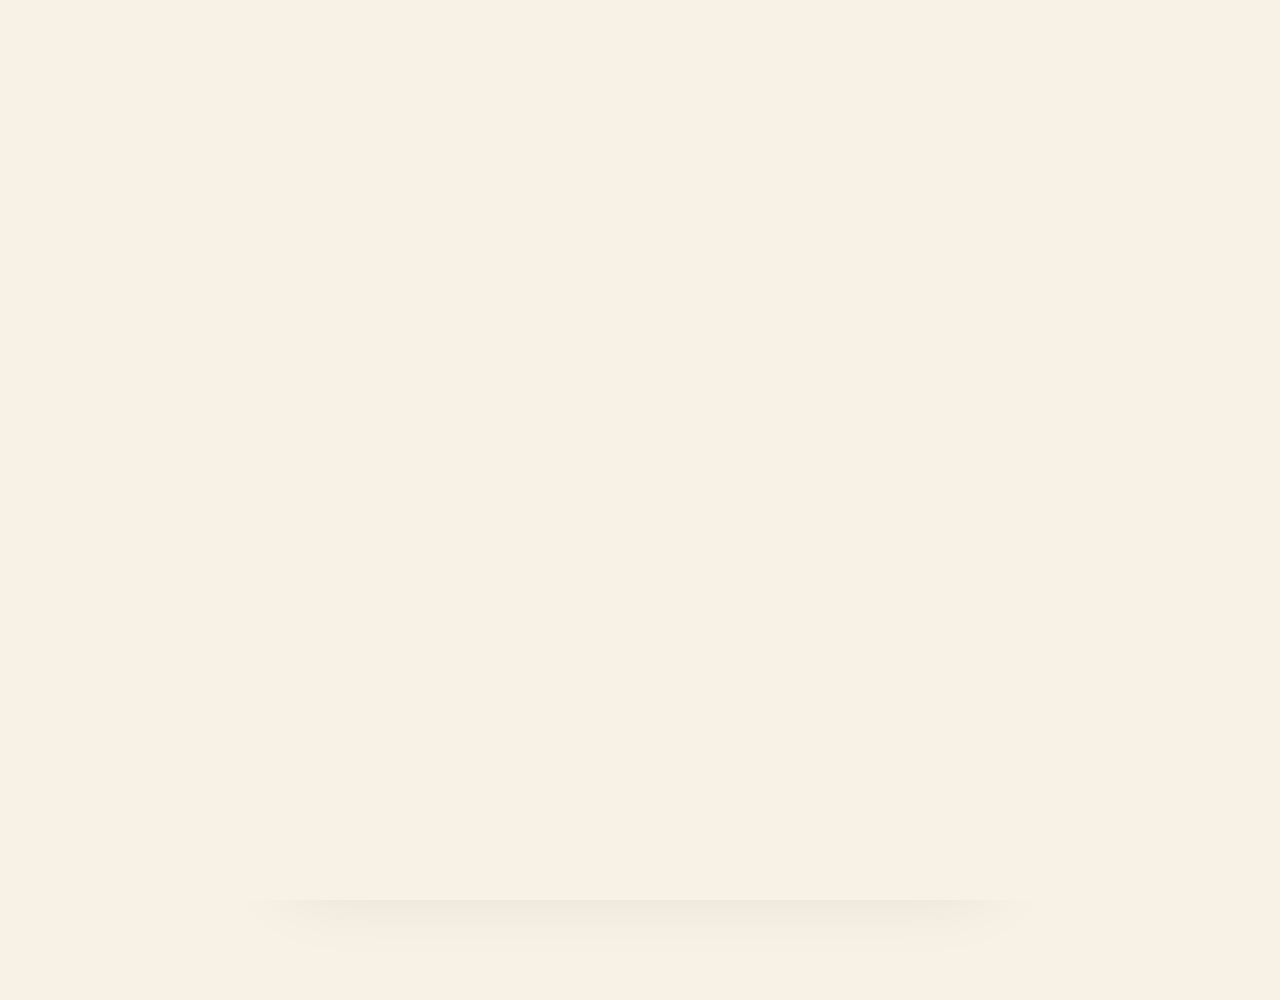
<file: docs/index.html>
<!DOCTYPE html>
<html lang="en" >
<head>
  <meta charset="UTF-8" />
  <meta name="viewport" content="width=device-width, initial-scale=1.0" />
  <meta name="color-scheme" content="light dark">
  <title>Shlok Gandhi</title>
    <!-- Theme sync script (runs immediately, prevents flash) -->
 <script>
(() => {
  const theme = window.matchMedia('(prefers-color-scheme: dark)').matches;

  if (theme) {
    document.documentElement.setAttribute('data-theme', 'dark');
  }
})();
</script>
  <link rel="stylesheet" href="./assets/index.css" />
</head> 

<body class="about-page">

  <!-- LOADER -->
  <div id="loader">
    <div class="loader-letters">
      <span class="loader-s">S</span>
      <span class="loader-g">G</span>
    </div>
  </div>

  <!-- Nav Bar -->
  <nav class ="navbar" id="navbar">
    <ul class="nav-list">
      <li id="nav-home">
        <a href="./" title="About Me">
          Shlok Gandhi</a>
      </li>
      <li id="nav-projects">
        <a href="projects/" title="Projects">Projects</a>
      </li>
      <li><button class="interactive-toggle" id="interactiveToggle" title="Toggle interactive background"
        aria-label="Toggle interactive mode">
        <span class="toggle-text">Interactive: ON</span>
      </button></li>
      <!-- THEME TOGGLE (always on top) -->
      <li class="theme-container">
        <button class="theme-toggle" id="themeToggle" title="Toggle theme" aria-label="Toggle theme">
          <svg class="icon-sun" viewBox="0 0 24 24" fill="none" stroke="currentColor" stroke-width="2" stroke-linecap="round" stroke-linejoin="round">
            <circle cx="12" cy="12" r="5"/>
            <line x1="12" y1="1" x2="12" y2="3"/><line x1="12" y1="21" x2="12" y2="23"/>
            <line x1="4.22" y1="4.22" x2="5.64" y2="5.64"/><line x1="18.36" y1="18.36" x2="19.78" y2="19.78"/>
            <line x1="1" y1="12" x2="3" y2="12"/><line x1="21" y1="12" x2="23" y2="12"/>
            <line x1="4.22" y1="19.78" x2="5.64" y2="18.36"/><line x1="18.36" y1="5.64" x2="19.78" y2="4.22"/>
          </svg>
          <svg class="icon-moon" viewBox="0 0 24 24" fill="none" stroke="currentColor" stroke-width="2" stroke-linecap="round" stroke-linejoin="round">
            <path d="M21 12.79A9 9 0 1 1 11.21 3 7 7 0 0 0 21 12.79z"/>
          </svg>
        </button>
        <button class="theme-info" id="themeInfo" aria-label="Theme information">
          <span class="info-icon">i</span>
          <div class="theme-tooltip">Uses System Default Appearance</div>
        </button>
      </li>
      <li id="nav-repo" class="nav-repo">
        <a href="https://github.com/shlokgandhi1/shlokgandhi.github.io" title="Repository" target="_blank" rel="noopener noreferrer">Site GitHub</a>
      </li>
    </ul>
  </nav>

  <!-- Main -->
  <main id="main">
    <canvas id="bgCanvas"></canvas>

  <!-- hero section -->
   <section class="hero">


    <div class="info-card">
          <article class="profile-card">

    <div class="profile-content">
      <div class="profile-img-wrap">
        <img src="./assets/shlok-img.png" width="200" height="200" alt="Shlok Gandhi" class="profile-img" />
      </div>

      <div class="profile-header">
        <h1 class="profile-name">Shlok Gandhi</h1>
        <p class="profile-role">Studying Computer Science | Aspiring Software Engineer</p>
      </div>
    </div>
      <h1>About Me</h1>
      <p class="profile-bio">
        Passionate about solving real-world problems through technology and innovation.
        Experienced in full-stack development, cloud infrastructure, and delivering
        reliable technical support.
      </p>

      <section class="tech-stack-section" aria-labelledby="tech-stack-title">
        <h2 id="tech-stack-title">Tech Stack</h2>
        <ul class="tech-stack-list">
          <li>GitHub Pages</li>
        </ul>
      </section>


      <blockquote class="quote">
        <p>"Success is not final; failure is not fatal: It is the courage to continue that counts."</p>
        <footer>- Winston S. Churchill</footer>
      </blockquote>
    </div>

      </article>
    </section>
  </main>


<footer class="dock" id="dock">
  <button type="button" class="dock-toggle" id="dockToggle" title="Click here to open the dock" 
  aria-controls="dockShelf" aria-expanded="false" aria-label="Toggle dock">Click to open dock</button>
    <div class="dock-shelf hidden" id="dockShelf">
    <p class="dock-copyright">&copy; 2026 Shlok Gandhi | Connect with me:</p>
    <div class="dock-item">
      <a href="https://linkedin.com/in/shlok-gandhi1" target="_blank" rel="noopener noreferrer" title="LinkedIn">
        <div class="dock-icon dock-icon--linkedin">
          <svg viewBox="0 0 24 24" fill="#fff" xmlns="http://www.w3.org/2000/svg">
            <path d="M20.447 20.452h-3.554v-5.569c0-1.328-.027-3.037-1.852-3.037-1.853 0-2.136 1.445-2.136 2.939v5.667H9.351V9h3.414v1.561h.046c.477-.9 1.637-1.85 3.37-1.85 3.601 0 4.267 2.37 4.267 5.455v6.286zM5.337 7.433c-1.144 0-2.063-.926-2.063-2.065 0-1.138.92-2.063 2.063-2.063 1.14 0 2.064.925 2.064 2.063 0 1.139-.925 2.065-2.064 2.065zm1.782 13.019H3.555V9h3.564v11.452zM22.225 0H1.771C.792 0 0 .774 0 1.729v20.542C0 23.227.792 24 1.771 24h20.451C23.2 24 24 23.227 24 22.271V1.729C24 .774 23.2 0 22.222 0h.003z"/>
          </svg>
        </div>
      </a>
    </div>

    <div class="dock-item">
      <a href="mailto:shlokgandhi2003@gmail.com" title="Email">
        <div class="dock-icon dock-icon--email">
          <svg viewBox="0 0 24 24" fill="#fff" xmlns="http://www.w3.org/2000/svg">
            <path d="M1.5 8.67v8.58a3 3 0 003 3h15a3 3 0 003-3V8.67l-8.928 5.493a3 3 0 01-3.144 0L1.5 8.67z"/>
            <path d="M22.5 6.908V6.75a3 3 0 00-3-3h-15a3 3 0 00-3 3v.158l9.714 5.978a1.5 1.5 0 001.572 0L22.5 6.908z"/>
          </svg>
        </div>
      </a>
    </div>

    <div class="dock-item">
      <a href="https://github.com/shlokgandhi1" target="_blank" rel="noopener noreferrer" title="GitHub">
        <div class="dock-icon dock-icon--github">
          <svg viewBox="0 0 24 24" fill="#000000" xmlns="http://www.w3.org/2000/svg">
            <path d="M12 0C5.374 0 0 5.373 0 12c0 5.302 3.438 9.8 8.207 11.387.599.111.793-.261.793-.577v-2.234c-3.338.726-4.033-1.416-4.033-1.416-.546-1.387-1.333-1.756-1.333-1.756-1.089-.745.083-.729.083-.729 1.205.084 1.839 1.237 1.839 1.237 1.07 1.834 2.807 1.304 3.492.997.107-.775.418-1.305.762-1.604-2.665-.305-5.467-1.334-5.467-5.931 0-1.311.469-2.381 1.236-3.221-.124-.303-.535-1.524.117-3.176 0 0 1.008-.322 3.301 1.23A11.509 11.509 0 0112 5.803c1.02.005 2.047.138 3.006.404 2.291-1.552 3.297-1.23 3.297-1.23.653 1.653.242 2.874.118 3.176.77.84 1.235 1.911 1.235 3.221 0 4.609-2.807 5.624-5.479 5.921.43.372.823 1.102.823 2.222v3.293c0 .319.192.694.801.576C20.566 21.797 24 17.3 24 12c0-6.627-5.373-12-12-12z"/>
          </svg>
        </div>
      </a>
    </div>
  </div>

  <script src="./assets/scripts.js"></script>
</footer>
</body>
</html>
</file>
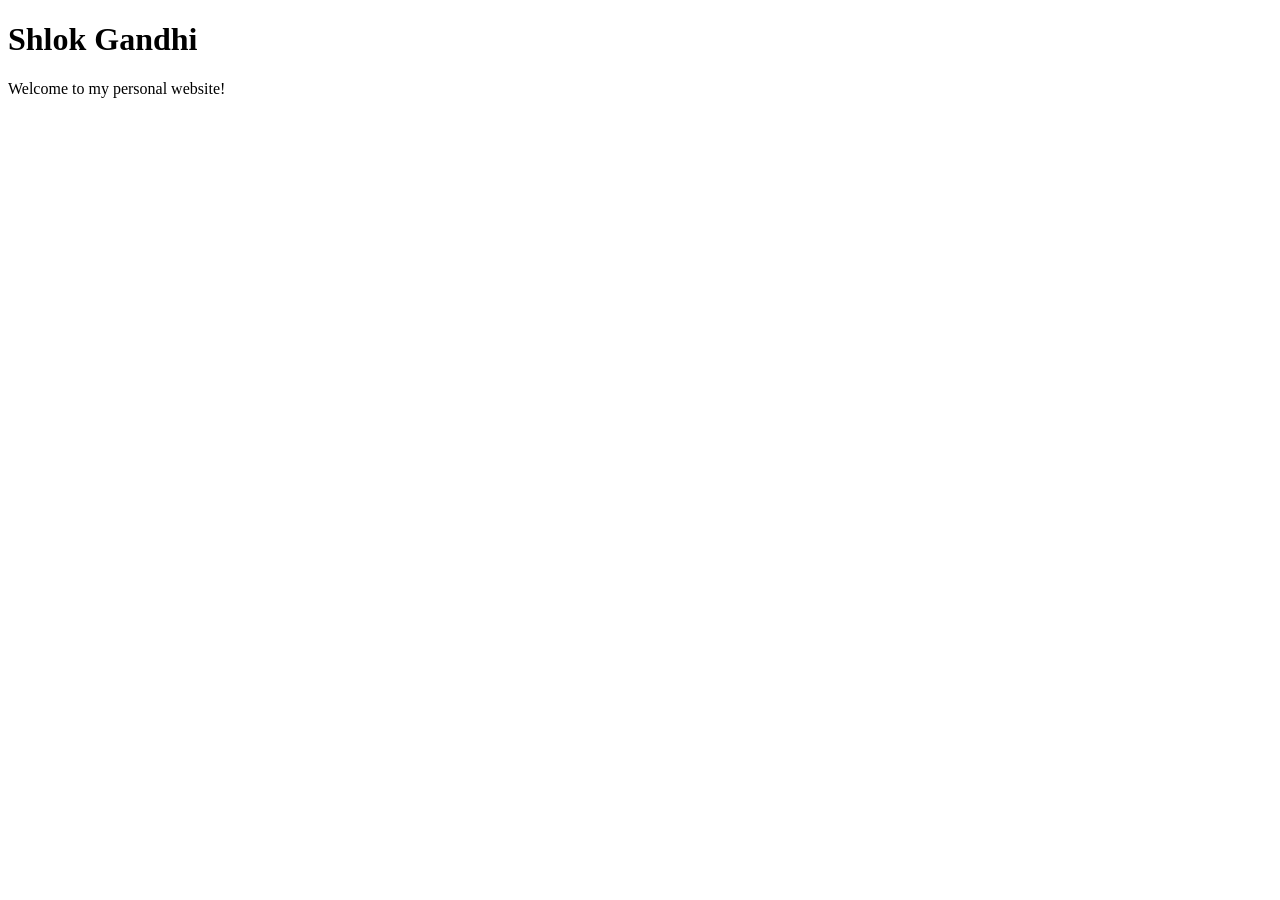
<file: my-site/index.html>
<!DOCTYPE html>
<html lang="en" data-theme="dark">
<head>
  <meta charset="UTF-8" />
  <meta name="viewport" content="width=device-width, initial-scale=1.0" />
  <title>Shlok Gandhi</title>
</head> 

<body>
  <h1>Shlok Gandhi</h1>
  <p>Welcome to my personal website!</p>
</body>
</html>
</file>
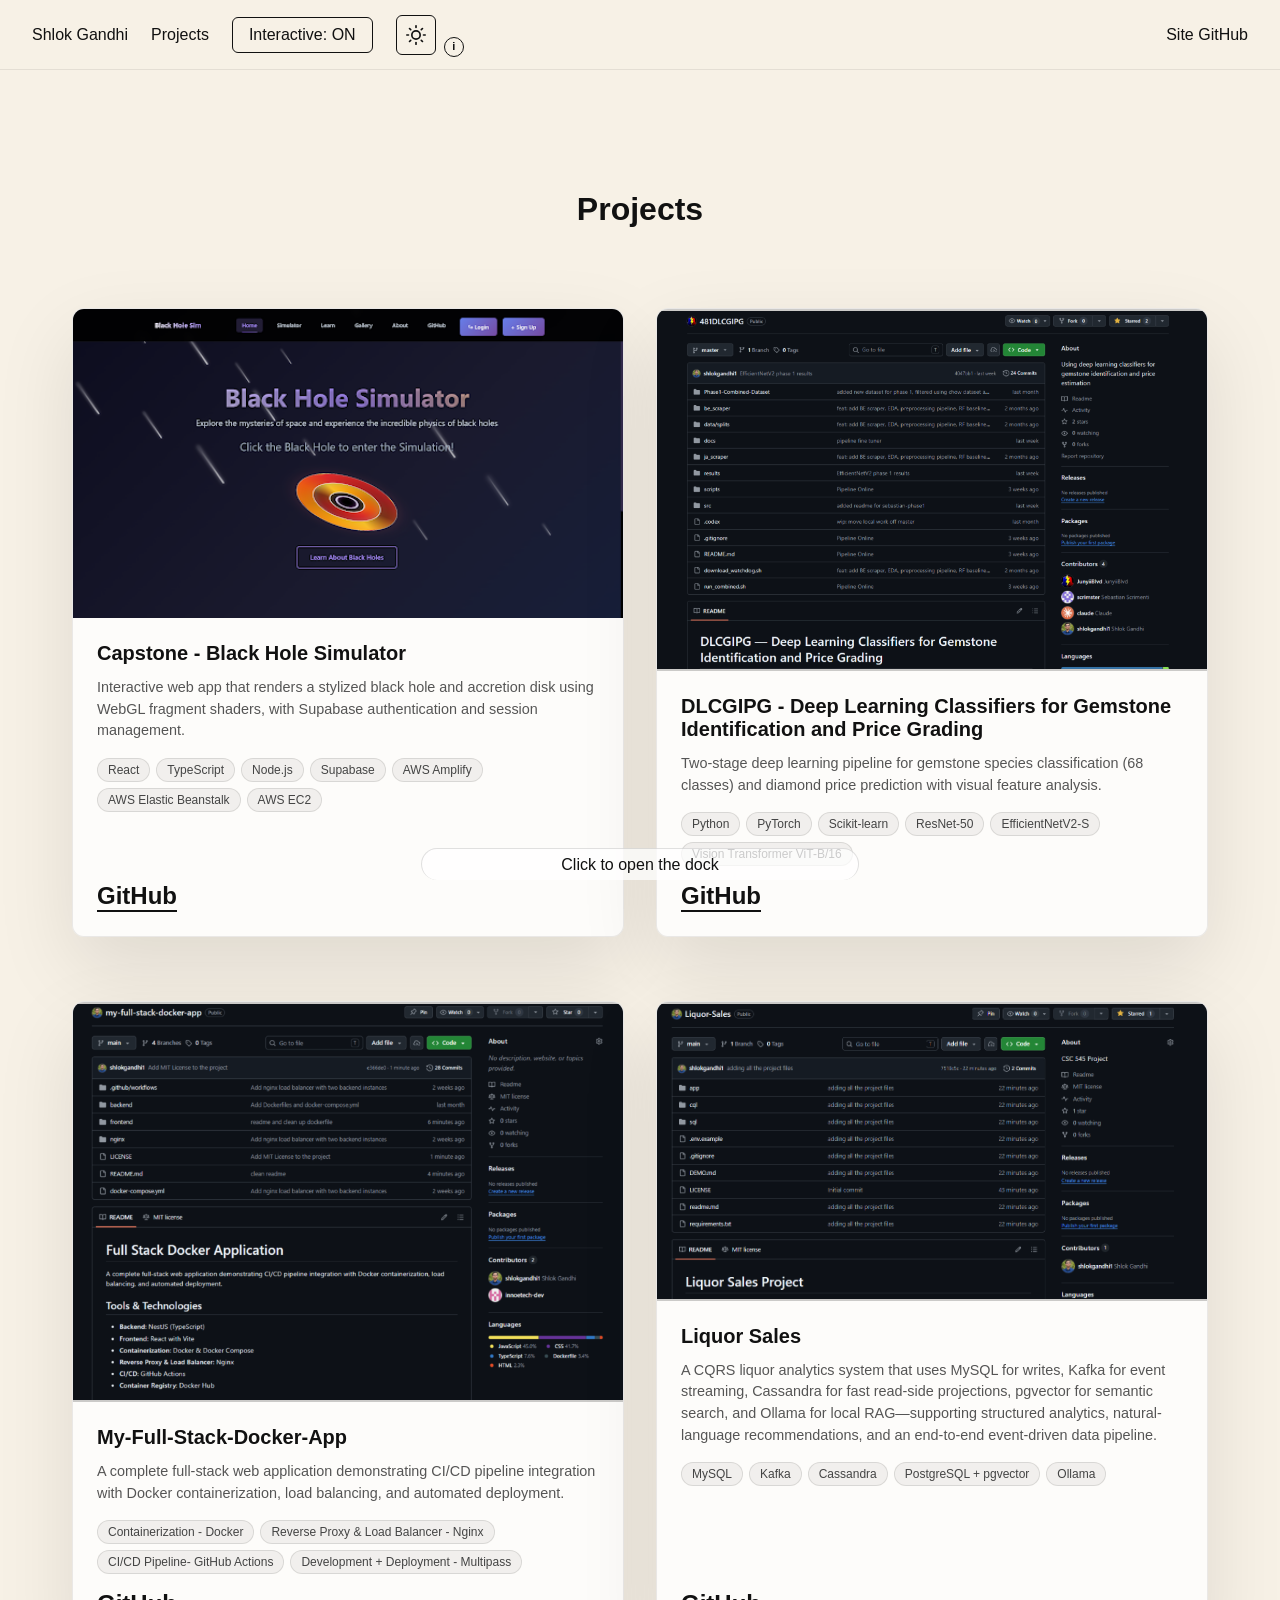
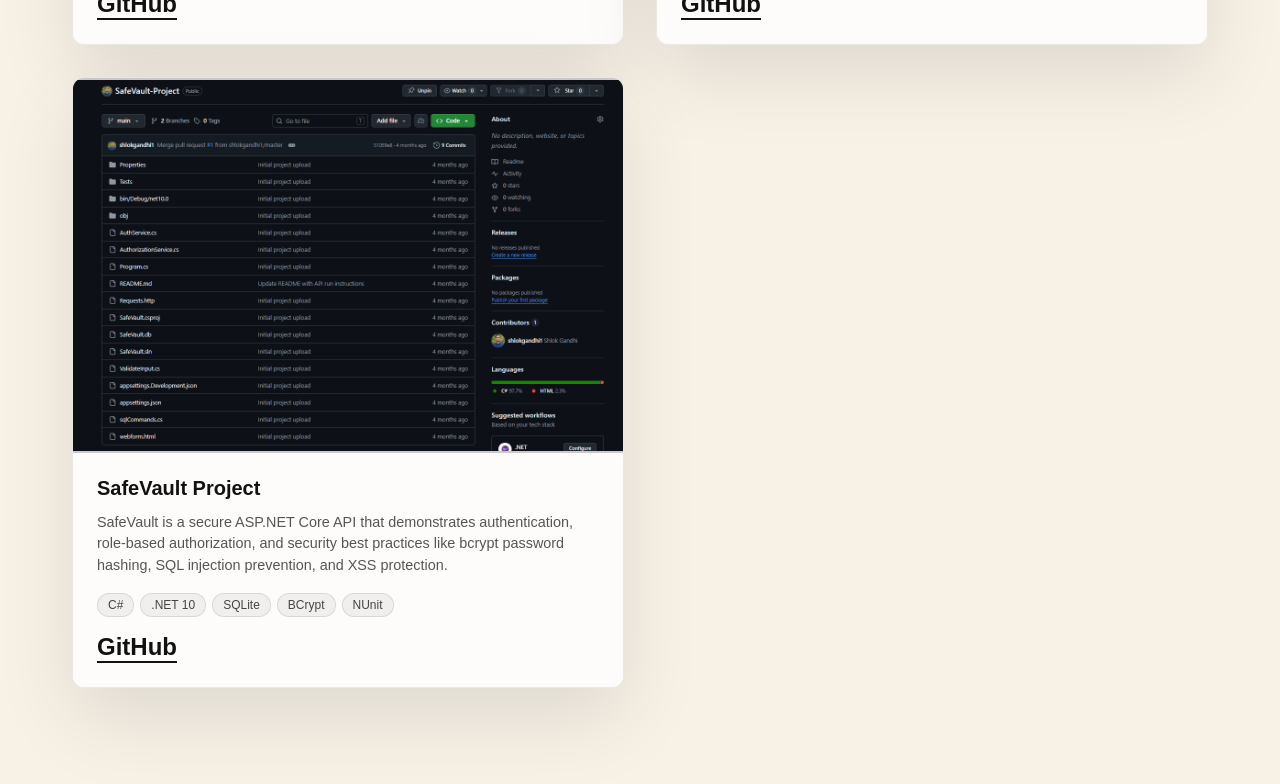
<file: docs/projects/index.html>
<!DOCTYPE html>
<html lang="en">
<head>
  <meta charset="UTF-8" />
  <meta name="viewport" content="width=device-width, initial-scale=1.0" />
  <meta name="color-scheme" content="light dark">
  <title>Shlok Gandhi</title>
    <!-- Theme sync script (runs immediately, prevents flash) -->
  <script>
  (() => {
    const theme = window.matchMedia('(prefers-color-scheme: dark)').matches;

    if (theme) {
      document.documentElement.setAttribute('data-theme', 'dark');
    }
  })();
  </script>
  <link rel="stylesheet" href="../assets/index.css" />
</head>

<body>

  <!-- LOADER -->
  <div id="loader">
    <div class="loader-letters">
      <span class="loader-s">S</span>
      <span class="loader-g">G</span>
    </div>
  </div>

  <!-- Nav Bar -->
  <nav class ="navbar" id="navbar">
    <ul class="nav-list">
      <li id="nav-home">
        <a href="../" title="About Me">
          Shlok Gandhi</a>
      </li>
      <li id="nav-projects">
        <a href="./" title="Projects">Projects</a>
      </li>
      <li><button class="interactive-toggle" id="interactiveToggle" title="Toggle interactive background"
        aria-label="Toggle interactive mode">
        <span class="toggle-text">Interactive: ON</span>
      </button></li>
<!-- THEME TOGGLE (always on top) -->
      <li class="theme-container">
        <button class="theme-toggle" id="themeToggle" title="Toggle theme" aria-label="Toggle theme">
          <svg class="icon-sun" viewBox="0 0 24 24" fill="none" stroke="currentColor" stroke-width="2" stroke-linecap="round" stroke-linejoin="round">
            <circle cx="12" cy="12" r="5"/>
            <line x1="12" y1="1" x2="12" y2="3"/><line x1="12" y1="21" x2="12" y2="23"/>
            <line x1="4.22" y1="4.22" x2="5.64" y2="5.64"/><line x1="18.36" y1="18.36" x2="19.78" y2="19.78"/>
            <line x1="1" y1="12" x2="3" y2="12"/><line x1="21" y1="12" x2="23" y2="12"/>
            <line x1="4.22" y1="19.78" x2="5.64" y2="18.36"/><line x1="18.36" y1="5.64" x2="19.78" y2="4.22"/>
          </svg>
          <svg class="icon-moon" viewBox="0 0 24 24" fill="none" stroke="currentColor" stroke-width="2" stroke-linecap="round" stroke-linejoin="round">
            <path d="M21 12.79A9 9 0 1 1 11.21 3 7 7 0 0 0 21 12.79z"/>
          </svg>
        </button>
        <button class="theme-info" id="themeInfo" aria-label="Theme information">
          <span class="info-icon">i</span>
          <div class="theme-tooltip">Uses System Default Appearance</div>
        </button>
      </li>
      <li id="nav-repo" class="nav-repo">
        <a href="https://github.com/shlokgandhi1/shlokgandhi.github.io" title="Site Repository" target="_blank" rel="noopener noreferrer">Site GitHub</a>
      </li>
    </ul>
  </nav>

  <!-- Main -->
  <main id="main">
    <canvas id="bgCanvas"></canvas>

    <!-- Projects Section -->
    <section class="projects-section">
      <h2>Projects</h2>
      <div class="projects-grid">
        <!-- Project Card 1 -->
        <article class="project-card">
          <div class="project-image">
            <img src="../assets/black-hole-sim.png" alt="Black Hole Simulator image" />
          </div>
          <div class="project-content">
            <h3>Capstone - Black Hole Simulator</h3>
            <p class="project-summary">
              Interactive web app that renders a stylized black hole and accretion disk using WebGL fragment shaders, with Supabase authentication and session management.
            </p>
            <div class="project-tools">
              <span>React</span>
              <span>TypeScript</span>
              <span>Node.js</span>
              <span>Supabase</span>
              <span>AWS Amplify</span>
              <span>AWS Elastic Beanstalk</span>
              <span>AWS EC2</span>
            </div>
            <a href="https://github.com/Adrian1131/blackhole-sim-v2" target="_blank" rel="noopener noreferrer" class="project-link"><strong>GitHub</strong></a>
          </div>
        </article>

        <!-- Project Card 2 -->
        <article class="project-card">
          <div class="project-image2">
            <img src="../assets/DLCGIPG.png" alt="Diamond Assorter Project GitHub image" />
          </div>
          <div class="project-content">
            <h3>DLCGIPG - Deep Learning Classifiers for Gemstone Identification and Price Grading</h3>
            <p class="project-summary">
              Two-stage deep learning pipeline for gemstone species classification (68 classes) and diamond price prediction with visual feature analysis.
            </p>
            <div class="project-tools">
              <span>Python</span>
              <span>PyTorch</span>
              <span>Scikit-learn</span>
              <span>ResNet-50</span>
              <span>EfficientNetV2-S</span>
              <span>Vision Transformer ViT-B/16</span>
            </div>
            <a href="https://github.com/JunyiiBlvd/481DLCGIPG" target="_blank" rel="noopener noreferrer" class="project-link"><strong>GitHub</strong></a>
          </div>
        </article>
      </div>

      <!-- Boilerplate Cards -->
      <div class="projects-grid">
        <!-- Project Card 3 -->
        <article class="project-card">
          <div class="project-image3">
            <img src="../assets/My-Full-Stack-Docker-App.png" alt="full stack docker app GitHub image" />
          </div>
          <div class="project-content">
            <h3>My-Full-Stack-Docker-App</h3>
            <p class="project-summary">
              A complete full-stack web application demonstrating CI/CD pipeline integration with Docker containerization, load balancing, and automated deployment.
            </p>
            <div class="project-tools">
              <span>Containerization - Docker</span>
              <span>Reverse Proxy & Load Balancer - Nginx</span>
              <span>CI/CD Pipeline- GitHub Actions</span>
              <span>Development + Deployment - Multipass</span>
            </div>
            <a href="https://github.com/shlokgandhi1/my-full-stack-docker-app" target="_blank" rel="noopener noreferrer" class="project-link"><strong>GitHub</strong></a>
          </div>
        </article>

        <!-- Project Card 4 -->
        <article class="project-card">
          <div class="project-image4">
            <img src="../assets/liquor-sales-project.png" alt="liquor sales project GitHub image" />
          </div>
          <div class="project-content">
            <h3>Liquor Sales</h3>
            <p class="project-summary">
             A CQRS liquor analytics system that uses MySQL for writes, Kafka for event streaming, Cassandra for fast read-side projections, 
             pgvector for semantic search, and Ollama for local RAG—supporting structured analytics, 
             natural-language recommendations, and an end-to-end event-driven data pipeline.
            </p>
            <div class="project-tools">
              <span>MySQL</span>
              <span>Kafka</span>
              <span>Cassandra</span>
              <span>PostgreSQL + pgvector</span>
              <span>Ollama</span>
            </div>
            <a href="https://github.com/shlokgandhi1/Liquor-Sales" target="_blank" rel="noopener noreferrer" class="project-link"><strong>GitHub</strong></a>
          </div>
        </article>

        <!-- Project Card 5 -->
        <article class="project-card">
          <div class="project-image5">
            <img src="../assets/safevault-project.png" alt="C# SafeVault Project GitHub image" />
          </div>
          <div class="project-content">
            <h3>SafeVault Project</h3>
            <p class="project-summary">
             SafeVault is a secure ASP.NET Core API that demonstrates authentication, role-based authorization, and security best practices like bcrypt password hashing, SQL injection prevention, and XSS protection.
            </p>
            <div class="project-tools">
              <span>C#</span>
              <span>.NET 10</span>
              <span>SQLite</span>
              <span>BCrypt</span>
              <span>NUnit</span>
            </div>
            <a href="https://github.com/shlokgandhi1/SafeVault-Project" target="_blank" rel="noopener noreferrer" class="project-link"><strong>GitHub</strong></a>
          </div>
        </article>
      </div>
    </section>

  </main>

  <footer class="dock" id="dock">
    <button type="button" class="dock-toggle" id="dockToggle" title="Click here to open the dock" 
  aria-controls="dockShelf" aria-expanded="false" aria-label="Toggle dock">Click to open dock</button>
    <div class="dock-shelf hidden" id="dockShelf">
      <p class="dock-copyright">&copy; 2026 Shlok Gandhi | Connect with me:</p>
      <div class="dock-item">
        <a href="https://linkedin.com/in/shlok-gandhi1" target="_blank" rel="noopener noreferrer" title="LinkedIn">
          <div class="dock-icon dock-icon--linkedin">
            <svg viewBox="0 0 24 24" fill="#fff" xmlns="http://www.w3.org/2000/svg">
              <path d="M20.447 20.452h-3.554v-5.569c0-1.328-.027-3.037-1.852-3.037-1.853 0-2.136 1.445-2.136 2.939v5.667H9.351V9h3.414v1.561h.046c.477-.9 1.637-1.85 3.37-1.85 3.601 0 4.267 2.37 4.267 5.455v6.286zM5.337 7.433c-1.144 0-2.063-.926-2.063-2.065 0-1.138.92-2.063 2.063-2.063 1.14 0 2.064.925 2.064 2.063 0 1.139-.925 2.065-2.064 2.065zm1.782 13.019H3.555V9h3.564v11.452zM22.225 0H1.771C.792 0 0 .774 0 1.729v20.542C0 23.227.792 24 1.771 24h20.451C23.2 24 24 23.227 24 22.271V1.729C24 .774 23.2 0 22.222 0h.003z"/>
            </svg>
          </div>
        </a>
      </div>

      <div class="dock-item">
        <a href="mailto:shlokgandhi2003@gmail.com" title="Email">
          <div class="dock-icon dock-icon--email">
            <svg viewBox="0 0 24 24" fill="#fff" xmlns="http://www.w3.org/2000/svg">
              <path d="M1.5 8.67v8.58a3 3 0 003 3h15a3 3 0 003-3V8.67l-8.928 5.493a3 3 0 01-3.144 0L1.5 8.67z"/>
              <path d="M22.5 6.908V6.75a3 3 0 00-3-3h-15a3 3 0 00-3 3v.158l9.714 5.978a1.5 1.5 0 001.572 0L22.5 6.908z"/>
            </svg>
          </div>
        </a>
      </div>

      <div class="dock-item">
        <a href="https://github.com/shlokgandhi1" target="_blank" rel="noopener noreferrer" title="GitHub">
          <div class="dock-icon dock-icon--github">
            <svg viewBox="0 0 24 24" fill="#000000" xmlns="http://www.w3.org/2000/svg">
              <path d="M12 0C5.374 0 0 5.373 0 12c0 5.302 3.438 9.8 8.207 11.387.599.111.793-.261.793-.577v-2.234c-3.338.726-4.033-1.416-4.033-1.416-.546-1.387-1.333-1.756-1.333-1.756-1.089-.745.083-.729.083-.729 1.205.084 1.839 1.237 1.839 1.237 1.07 1.834 2.807 1.304 3.492.997.107-.775.418-1.305.762-1.604-2.665-.305-5.467-1.334-5.467-5.931 0-1.311.469-2.381 1.236-3.221-.124-.303-.535-1.524.117-3.176 0 0 1.008-.322 3.301 1.23A11.509 11.509 0 0112 5.803c1.02.005 2.047.138 3.006.404 2.291-1.552 3.297-1.23 3.297-1.23.653 1.653.242 2.874.118 3.176.77.84 1.235 1.911 1.235 3.221 0 4.609-2.807 5.624-5.479 5.921.43.372.823 1.102.823 2.222v3.293c0 .319.192.694.801.576C20.566 21.797 24 17.3 24 12c0-6.627-5.373-12-12-12z"/>
            </svg>
          </div>
        </a>
      </div>
    </div>

    <script src="../assets/scripts.js"></script>
  </footer>
</body>
</html>
</file>
<file: docs/assets/index.css>
:root {
  color-scheme: light;
  --canvas-text-color: rgba(0, 0, 0, 0.5);
  --canvas-glow-color: rgba(0, 0, 0, 0.3);
  --bg:             #F7F1E6;
  --text:           #111111;
  --sub:            #555555;
  --card-bg:        rgba(255, 255, 255, 0.78);
  --card-border:    rgba(0, 0, 0, 0.08);
  --tag-bg:         rgba(0, 0, 0, 0.05);
  --tag-border:     rgba(0, 0, 0, 0.1);
  --tag-text:       #444444;
  --dock-bg:        rgba(255, 255, 255, 0.72);
  --dock-border:    rgba(0, 0, 0, 0.12);
  --toggle-bg:      #F7F1E6;
  --shadow-card:    0 30px 80px rgba(0, 0, 0, 0.1);
  --shadow-dock:    0 8px 36px rgba(0, 0, 0, 0.1);
  --ring:           rgba(0, 0, 0, 0.12);
  --font:           'Inter', -apple-system, BlinkMacSystemFont, 'Segoe UI', sans-serif;
}

[data-theme="dark"] {
  color-scheme: dark;
  --canvas-text-color: rgba(255, 255, 255, 0.7);
  --canvas-glow-color: #E8DFD0;
  --bg:             #0d0d0d;
  --text:           #f0f0f0;
  --sub:            #e0e0e0;
  --card-bg:        rgba(18, 18, 18, 0.85);
  --card-border:    rgba(255, 255, 255, 0.08);
  --tag-bg:         rgba(255, 255, 255, 0.06);
  --tag-border:     rgba(255, 255, 255, 0.1);
  --tag-text:       #ffffff;
  --dock-bg:        rgba(26, 26, 26, 0.72);
  --dock-border:    rgba(255, 255, 255, 0.1);
  --toggle-bg:      rgba(26, 26, 26, 0.72);
  --shadow-card:    0 30px 80px rgba(0, 0, 0, 0.55);
  --shadow-dock:    0 8px 36px rgba(0, 0, 0, 0.4);
  --ring:           rgba(255, 255, 255, 0.14);
  --font:           'Inter', -apple-system, BlinkMacSystemFont, 'Segoe UI', sans-serif;
}

* {
  box-sizing: border-box;
}

html {
  height: 100%;
  scroll-behavior: smooth;
}

body{
  margin: 0;
  min-height: 100vh;
  font-family: var(--font);
  background-color: var(--bg);
  color: var(--text);
  transition: background-color 0.45s ease, color 0.45s ease;
}

/* canvas */
#bgCanvas {
  position: fixed;
  top: 0;
  left: 0;
  width: 100%;
  height: 100%;
  pointer-events: none;
  z-index: 0;
}

main {
  width: 100%;
  margin-top: 100px;
  position: relative;
  z-index: 10;
}

/* loader */
#loader {
  position: fixed; 
  inset: 0;
  z-index: 9999;
  background: #F7F1E6;
  display: flex;
  align-items: center;
  justify-content: center;
  overflow: hidden;
}

[data-theme="dark"] #loader {
  background: #0d0d0d;
}

.loader-letters {
  display: flex;
  align-items: center;
  gap: 20px;
}

.loader-s,
.loader-g {
  font-family: var(--font);
  font-weight: 550;
  font-size: clamp(80px, 14vw, 150px);
  line-height: 1;
  color: #111111;
  display: block;
  will-change: transform, opacity;
  letter-spacing: -0.02em;
}

[data-theme="dark"] .loader-s,
[data-theme="dark"] .loader-g {
  color: #f0f0f0;  /* Light text in dark mode */
}

/* Start off-screen, slide in */
.loader-s { transform: translateX(-100vw); 
  animation: slideS 0.75s cubic-bezier(0.22, 1, 0.36, 1) 0.15s forwards;
 }

.loader-g { 
  transform: translateX( 100vw); 
  animation: slideG 0.75s cubic-bezier(0.22, 1, 0.36, 1) 0.15s forwards; 
}

@keyframes slideS { to { transform: translateX(-5px); } }
@keyframes slideG { to { transform: translateX( 5px); } }

/* Exit: scale to oblivion */
.loader-letters.exiting .loader-s { animation: exitS 0.55s cubic-bezier(0.55, 0, 1, 0.45) forwards; }
.loader-letters.exiting .loader-g { animation: exitG 0.55s cubic-bezier(0.55, 0, 1, 0.45) forwards; }

@keyframes exitS {
  0%   { transform: translateX(-5px) scale(1);  opacity: 1; }
  100% { transform: translateX(-5px) scale(28); opacity: 0; }
}
@keyframes exitG {
  0%   { transform: translateX(5px) scale(1);  opacity: 1; }
  100% { transform: translateX(5px) scale(28); opacity: 0; }
}

#loader.dissolve { animation: loaderFade 0.45s ease forwards; }
@keyframes loaderFade { to { opacity: 0; } }

/* navbar */
.navbar {
  position: fixed;
  top: 0;
  left: 0;
  right: 0;
  height: 70px;
  z-index: 500;
  background: var(--bg);
  border-bottom: 1px solid var(--card-border);
  padding: 0 clamp(1rem, 3vw, 2rem);
  display: flex;
  justify-content: space-between;
  align-items: center;
}

[data-theme="dark"] .navbar {
  background: rgba(13, 13, 13, 0.9);
}

.nav-list {
  list-style: none;
  margin: 0;
  padding: 0;
  display: flex;
  flex-wrap: wrap;
  gap: clamp(0.75rem, 1.8vw, 2rem);
  align-items: center;
  width: 100%;
}

.nav-list li {
  flex: 0 0 auto;
}


.nav-list a {
  text-decoration: none;
  color: var(--text);
  font-weight: 500;
  font-size: clamp(0.9rem, 0.85rem + 0.35vw, 1rem);
  transition: color 0.3s ease, text-shadow 0.3s ease;
  position: relative;
}

.nav-list a::after {
  content: '';
  position: absolute;
  bottom: -4px;
  left: 0;
  width: 0;
  height: 2px;
  background: var(--canvas-glow-color);
  transition: width 0.3s ease;
}

.nav-list a:hover::after {
  width: 100%;
}

.nav-list a.active {
  color: var(--canvas-glow-color);
}

[data-theme="dark"] .nav-list a::after, .nav-list a:hover::after, .nav-list a.active {
  color: var(--text);
}

.nav-repo {
  margin-left: auto;
}

.interactive-toggle {
  background: none;
  color: inherit;
  font: inherit;
  border: 1px solid var(--text);
  padding: 0.5rem 1rem;
  border-radius: 6px;
  cursor: pointer;
  transition: border-color 0.1s ease;
}

[data-theme="dark"] .interactive-toggle:hover {
  border-color: var(--canvas-glow-color);
  color: var(--canvas-glow-color);
  box-shadow: 0 0 12px rgba(0, 0, 0, 0.2);
}

[data-theme="light"] .interactive-toggle:hover {
  border-color: var(--text);
  color: var(--text);
  box-shadow: 0 0 12px rgba(255, 255, 255, 0.2);
}

.interactive-toggle.active {
  background: rgba(100, 200, 255, 0.1);
  border-color: var(--canvas-glow-color);
}

.theme-toggle {
  background: none;
  border: 1px solid var(--text);
  color: var(--text);
  width: 40px;
  height: 40px;
  border-radius: 6px;
  cursor: pointer;
  display: flex;
  align-items: center;
  justify-content: center;
  transition: all 0.3s ease;
  padding: 0;
}

/* for light mode */
.theme-toggle:hover {
  border-color: var(--canvas-glow-color);
  box-shadow: 0 0 12px rgba(255, 255, 255, 0.2);
}

[data-theme="dark"] .theme-toggle:hover {
  border-color: var(--canvas-glow-color);
  color: var(--canvas-glow-color);
  box-shadow: 0 0 12px rgba(0, 0, 0, 0.2);
}

.theme-toggle svg {
  width: 20px;
  height: 20px;
}

.icon-sun {
  display: block;
}

.icon-moon {
  display: none;
}

[data-theme="dark"] .icon-sun {
  display: none;
}

[data-theme="dark"] .icon-moon {
  display: block;
}

.theme-container {
  position: relative;
  display: flex;
  align-items: center;
  gap: 0.5rem;
  flex-shrink: 0;
}

.theme-info {
  background: none;
  border: 1px solid var(--text);
  color: var(--text);
  width: 20px;
  height: 20px;
  border-radius: 50%;
  cursor: pointer;
  display: flex;
  align-items: center;
  justify-content: center;
  transition: all 0.3s ease;
  padding: 0;
  font-size: 11px;
  font-weight: 600;
  line-height: 1;
  position: relative;
  margin-top: 1.5rem;
}

.theme-info:hover {
  border-color: var(--canvas-glow-color);
  box-shadow: 0 0 12px rgba(255, 255, 255, 0.2);
}

[data-theme="dark"] .theme-info:hover {
  border-color: var(--canvas-glow-color);
  color: var(--canvas-glow-color);
  box-shadow: 0 0 12px rgba(0, 0, 0, 0.2);
}

.info-icon {
  display: inline-block;
}

.theme-tooltip {
  position: absolute;
  bottom: 100%;
  left: 50%;
  transform: translateX(8%) translateY(99%);
  background: var(--text);
  color: var(--bg);
  padding: 0.5rem 0.75rem;
  border-radius: 4px;
  font-size: 12px;
  font-weight: 500;
  white-space: nowrap;
  pointer-events: none;
  opacity: 0;
  transition: opacity 0.3s ease;
  margin-bottom: 0.5rem;
  z-index: 1000;
}

.theme-info.active .theme-tooltip {
  opacity: 1;
}

.theme-tooltip::after {
  content: '';
  border: 4px solid transparent;
  border-top-color: var(--text);
}

/* Hero Section */
.hero {
  display: flex;
  justify-content: center;
  align-items: center;
  min-height: calc(100vh - 100px);
  padding: 2rem;
  z-index: 10;
}

.info-card{
  width: 100%;
  max-width: 700px;
  background: var(--card-bg);
  border: 1px solid var(--card-border);
  border-radius: 16px;
  padding: 3rem;
  z-index: 10; 
  box-shadow: var(--shadow-card);
}

.profile-card {
  margin: 0;
}

.profile-content {
  display: flex;
  gap: 2rem;
  align-items: center;
  margin-bottom: 2rem;
}

.profile-img-wrap {
  flex-shrink: 0;
}

/* Profile & My image - round */
.profile-img {
    border-radius: 50%;
    border: 2px solid var(--card-border);
    object-fit: cover;
}

.profile-header {
  flex: 1;
}

.profile-name {
  margin: 0 0 0.5rem 0;
  font-size: 1.8rem;
  color: var(--text);
  font-weight: 700;
}

.profile-role {
  margin: 0;
  font-size: 1rem;
  color: var(--sub);
  font-weight: 500;
}

.profile-bio {
  color: var(--sub);
  line-height: 1.6;
  margin: 1rem 0;
}

.tech-stack-section {
  margin-top: 1.5rem;
  padding-top: 1.25rem;
  border-top: 1px solid var(--card-border);
}

.tech-stack-section h2 {
  margin: 0 0 0.75rem 0;
  font-size: 1.15rem;
  color: var(--text);
  font-weight: 700;
}

.tech-stack-list {
  list-style: none;
  display: flex;
  flex-wrap: wrap;
  gap: 0.75rem;
  padding: 0;
  margin: 0;
}

.tech-stack-list li {
  padding: 0.45rem 0.9rem;
  border-radius: 999px;
  background: var(--tag-bg);
  border: 1px solid var(--tag-border);
  color: var(--tag-text);
  font-size: 0.92rem;
  font-weight: 600;
}

/* quote */
.quote {
  margin: 2rem 0 0 0;
  padding: 1.5rem;
  border-left: 3px solid var(--canvas-glow-color);
  background: rgba(100, 200, 255, 0.05);
  font-style: italic;
  border-radius: 6px;
}

.quote p {
  margin: 0 0 0.75rem 0;
  color: var(--text);
}

.quote footer {
  font-size: 0.9rem;
  color: var(--sub);
  font-style: normal;
}

/* Dock */
.dock {
  display: flex;
  flex-direction: column;
  position: fixed;
  bottom: 18px;
  left: 50%;
  transform: translateX(-50%);
  z-index: 100;
  opacity: 0;
  transition: opacity 0.6s ease, transform 0.6s cubic-bezier(0.22, 1, 0.36, 1);
}

body.loaded .dock {
  opacity: 1;
  transform: translateX(-50%) translateY(0);
}

.dock-toggle {
  width: 100%;
  height: 32px;
  background: var(--dock-bg);
  border-left: 1px solid var(--dock-border);
  border-right: 1px solid var(--dock-border);
  border-top: 1px solid var(--dock-border);
  border-bottom: none;
  border-radius: 22px 22px 0 0;
  cursor: grab;
  display: flex;
  align-items: center;
  justify-content: center;
  padding: 0;
  -webkit-appearance: none;
  appearance: none;
  font: inherit;
  color: inherit;
  transition: background-color 0.2s ease, border-radius 0.3s ease;
  flex-shrink: 0;
  box-sizing: border-box;
}

[data-theme="dark"] .dock-toggle:hover {
  background: rgba(26, 26, 26, 0.95);
}

.dock-toggle:hover {
  background: rgba(237, 230, 219, 0.95);
}

.dock-shelf {
  display: flex;
  flex-wrap: nowrap;
  align-items: center;
  justify-content: center;
  gap: 12px;
  background: var(--dock-bg);
  -webkit-backdrop-filter: blur(24px);
  backdrop-filter: blur(24px);
  border-left: 1px solid var(--dock-border);
  border-right: 1px solid var(--dock-border);
  border-bottom: 1px solid var(--dock-border);
  border-top: 1px solid var(--dock-border);
  border-radius: 0 0 22px 22px;
  padding: 12px 16px;
  box-shadow: var(--shadow-dock);
  transition: max-height 0.3s ease, opacity 0.3s ease, padding 0.3s ease, visibility 0.3s ease, overflow 0.3s ease;
  max-height: 200px;
  opacity: 1;
  visibility: visible;
  width: 100%;
  box-sizing: border-box;
  overflow: hidden;
}

.dock-shelf.hidden {
  max-height: 0;
  opacity: 0;
  padding: 0 16px;
  visibility: hidden;
  overflow: hidden;
}

.dock-item {
  position: relative;
  display: flex;
  flex-direction: column;
  align-items: center;
  justify-content: center;
  flex-shrink: 0;
  width: 36px;
  height: 36px;
}

.dock-item a {
  display: flex;
  align-items: center;
  justify-content: center;
  text-decoration: none;
  line-height: 0;
  width: 36px;
  height: 36px;
  padding: 0;
}

.dock-copyright {
  font-size: 0.9rem;
  color: var(--sub);
  margin: 0;
  padding: 0;
  white-space: nowrap;
  flex-shrink: 0;
}

.dock-icon {
  width: 36px; height: 36px;
  margin: 0;
  border-radius: 10px;
  display: flex;
  align-items: center;
  justify-content: center;
  cursor: pointer;
  transform-origin: bottom center;
  transition: transform 0.12s cubic-bezier(0.34, 1.56, 0.64, 1);
  will-change: transform;
  -webkit-font-smoothing: antialiased;
}

.dock-icon:hover {
  transform: scale(1.2) translateY(-4px);
}

/* Dock icon brand backgrounds */
.dock-icon--linkedin { background: #0A66C2; }
.dock-icon--email    { background: linear-gradient(145deg, #EA4335 0%, #c5221f 100%); }
[data-theme="dark"] .dock-icon--github {
  background: #ffffff;
}

[data-theme="dark"] .dock-icon--github svg {
  fill: #000000;
}

.dock-icon--github {
  background: #000000;
}

.dock-icon--github svg {
  fill: #ffffff;
}

.dock-icon svg {
  width: 58%; height: 58%;
  display: block;
  pointer-events: none;
}

/* Tooltip label above each dock icon */
.dock-label {
  position: absolute;
  bottom: calc(100% + 12px);
  left: 50%;
  transform: translateX(-50%);
  background: rgba(16, 16, 16, 0.9);
  color: #eeeeee;
  font-size: 0.68rem;
  font-weight: 500;
  padding: 4px 10px;
  border-radius: 8px;
  white-space: nowrap;
  opacity: 0;
  pointer-events: none;
  transition: opacity 0.15s ease;
  -webkit-backdrop-filter: blur(8px);
  backdrop-filter: blur(8px);
}

.dock-item:hover .dock-label {
  opacity: 1; 
  transition-delay: 0.1s;
}

/* projects section */
.projects-section {
  padding: 4rem 2rem;
  background: var(--bg);
}

.projects-section h2 {
  text-align: center;
  font-size: 2rem;
  margin-bottom: 3rem;
  color: var(--text);
}

.projects-grid {
  display: grid;
  grid-template-columns: repeat(2, 1fr);
  gap: 2rem;
  padding: 2rem;
  max-width: 1200px;
  margin: 0 auto;
}

.project-card {
  display: flex;
  flex-direction: column;
  background: var(--card-bg);
  border: 1px solid var(--card-border);
  border-radius: 12px;
  position: relative;
  z-index: 200;
  overflow: hidden;
  box-shadow: var(--shadow-card);
  transition: transform 0.3s ease, box-shadow 0.3s ease;
}

.project-card:hover {
  transform: translateY(-4px);
  box-shadow: 0 12px 24px rgba(0, 0, 0, 0.3);
}

.project-image {
  width: 100%;
  height: auto;
  aspect-ratio: 16 / 9;
  background: linear-gradient(135deg, var(--card-bg), rgba(255, 255, 255, 0.05));
  display: flex;
  align-items: center;
  justify-content: center;
  overflow: hidden;
}

.project-image img,
.project-image1 img,
.project-image2 img,
.project-image3 img,
.project-image4 img,
.project-image5 img {
  width: 100%;
  height: 100%;
  object-fit: contain;
  background-color: rgba(0, 0, 0, 0.2);
}

.project-content {
  padding: 1.5rem;
  display: flex;
  flex-direction: column;
  flex-grow: 1;
}

.project-content h3 {
  font-size: 1.25rem;
  margin: 0 0 0.75rem 0;
  color: var(--text);
}

.project-summary {
  font-size: 0.9rem;
  line-height: 1.5;
  color: var(--sub);
  margin: 0 0 1rem 0;
  flex-grow: 0;
}

.project-tools {
  display: flex;
  flex-wrap: wrap;
  gap: 6px;
  margin-bottom: 1rem;
}

.project-tools span {
  background: var(--tag-bg);
  border: 1px solid var(--tag-border);
  color: var(--tag-text);
  padding: 4px 10px;
  border-radius: 16px;
  font-size: 0.75rem;
  font-weight: 500;
}

.project-link {
  color: inherit;
  text-decoration: none;
  font-weight: 600;
  font-size: 1.5rem;
  border-bottom: 2px solid var(--text);
  display: inline-block;
  width: fit-content;
  margin-top: auto;
  transition: color 0.2s ease;
}

.project-link:hover {
  color: var(--sub);
}

/*
  Additional touch-device rules:
  Hide interactive toggle on touch-primary devices (phones/tablets)
*/

@media (hover: none) and (pointer: coarse) {
  .interactive-toggle {
    display: none !important;
  }
}

/* @media (any-pointer: coarse) {
  .interactive-toggle {
    display: none !important;
  }
} */

/* Responsive */
@media (max-width: 768px) {
  .navbar {
    padding: 0.6rem 0.85rem;
    min-height: 60px;
    height: auto;
  }

  .nav-list {
    gap: 0.65rem 0.9rem;
    justify-content: center;
  }

  .nav-list a {
    font-size: 0.86rem;
  }

  .theme-toggle {
    width: 36px;
    height: 36px;
  }

  .theme-info {
    margin-top: 1rem;
  }

  .theme-tooltip {
    font-size: 10px;
  }

  .info-card {
    padding: 2rem;
    margin: 2rem;
  }

  .profile-content {
    flex-direction: column;
    gap: 1rem;
    text-align: center;
  }

  .profile-img {
    width: 100px;
    height: 100px;
  }

  .profile-name {
    font-size: 1.5rem;
  }

  main {
    margin-top: 60px;
  }

  .hero {
    min-height: calc(100vh - 60px);
    padding: 1rem;
  }

  .interactive-toggle {
    display: none;
  }

  .projects-grid {
    grid-template-columns: 1fr;
    padding: 1rem;
    gap: 1.5rem;
    max-width: 100%;
  }

  .project-card {
    margin: 0 auto;
    max-width: 100%;
  }

   .dock {
    bottom: 10px;
    width: clamp(120px, calc(100vw - 16px), 350px);
  }
 
  .dock-toggle {
    height: 28px;
    border-radius: 18px 18px 0 0;
  }
 
  .dock-shelf {
    flex-wrap: wrap;
    gap: 8px;
    padding: 8px 10px;
    max-height: 160px;
    border-radius: 0 0 18px 18px;
  }
 
  .dock-shelf.hidden {
    padding: 0 10px;
    border-radius: 0 0 18px 18px;
  }
 
  .dock-copyright {
    display: block;
    flex: 1 0 100%;
    text-align: center;
    font-size: 0.8rem;
    line-height: 1.2;
    white-space: normal;
    overflow-wrap: anywhere;
    min-width: 0;
  }
 
  .dock-item {
    width: 30px;
    height: 30px;
  }
 
  .dock-item a,
  .dock-icon {
    width: 30px;
    height: 30px;
  }
 
  .dock-icon svg {
    width: 60%;
    height: 60%;
  }
}

@media (max-width: 640px) {
  .nav-list {
    gap: 0.5rem 0.75rem;
  }

  .nav-list a {
    font-size: 0.82rem;
  }
}

/* Extra safety for very small screens: force icons-only dock */
@media (max-width: 420px) {
  .navbar {
    padding: 0.5rem 0.65rem;
  }

  .nav-list {
    gap: 0.45rem 0.6rem;
  }

  .nav-list a {
    font-size: 0.76rem;
  }

  .theme-toggle {
    width: 34px;
    height: 34px;
  }

  .dock {
    width: clamp(110px, calc(100vw - 16px), 300px);
    bottom: 8px;
  }
 
  .dock-toggle {
    height: 26px;
    border-radius: 16px 16px 0 0;
  }
 
  .dock-shelf {
    max-height: 140px;
    padding: 7px 8px;
    border-radius: 0 0 16px 16px;
    gap: 6px;
  }
 
  .dock-shelf.hidden {
    padding: 0 8px;
    border-radius: 0 0 16px 16px;
  }
 
  .dock-item,
  .dock-item a,
  .dock-icon {
    width: 28px;
    height: 28px;
  }
 
  .dock-icon svg {
    width: 60%;
    height: 60%;
  }
}

@media (prefers-reduced-motion: reduce) {
  * {
    animation-duration: 0.01ms !important;
    animation-iteration-count: 1 !important;
    transition-duration: 0.01ms !important;
  }
}
</file>
